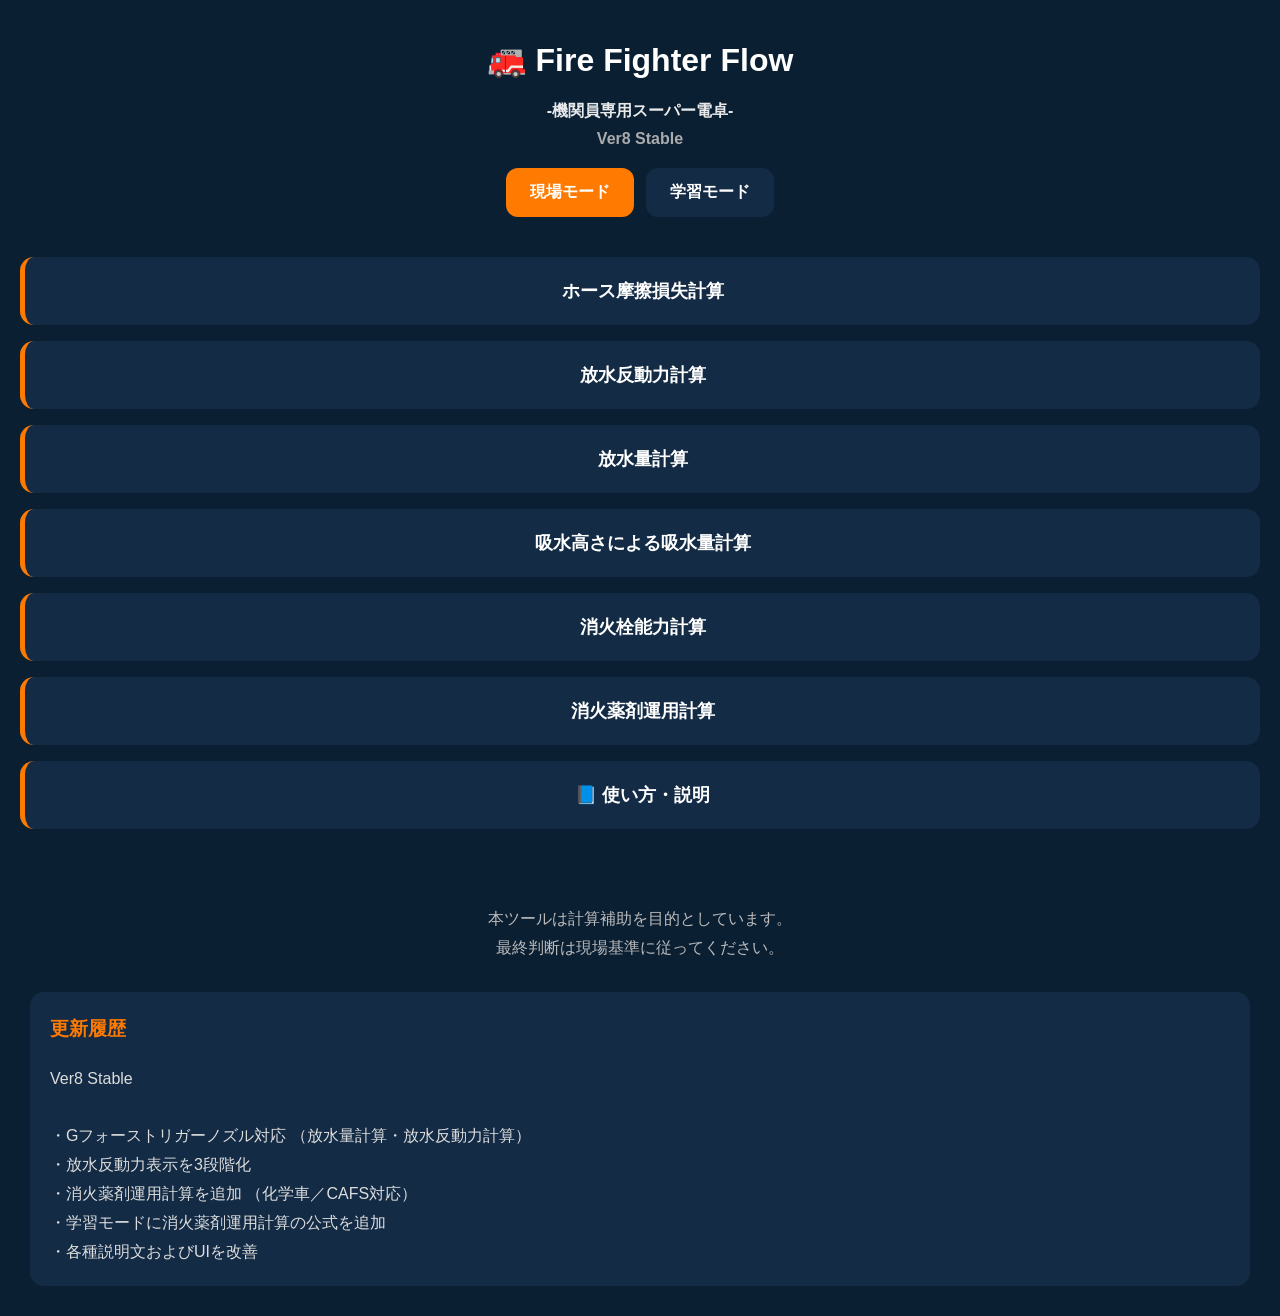
<file: index.html>
<!DOCTYPE html>
<html lang="ja">

<link rel="manifest"
href="manifest.json">

<head>

<meta charset="UTF-8">

<meta name="viewport"
content="width=device-width, initial-scale=1.0">

<title>
Fire Fighter Flow
-機関員専用スーパー電卓-
</title>

<link rel="stylesheet"
href="./style.css?v=3">

<link rel="manifest"
href="./manifest.json">

<link rel="apple-touch-icon"
href="./icon.png">

</head>

<body>

<header>

<div class="titleArea">

<h1>
🚒 Fire Fighter Flow
</h1>

<div class="subTitle">

-機関員専用スーパー電卓-

<div class="version">
Ver8 Stable
</div>

</div>

<div class="modeSwitch">

<button id="genbaBtn"
class="active">

現場モード

</button>

<button id="studyBtn"
class="normal">

学習モード

</button>

</div>

</header>

<main>

<!-- メニュー -->

<div id="menuPage">

<div class="menuCard"
data-page="hosePage"
data-order="lossPage">

ホース摩擦損失計算

</div>

<div class="menuCard"
data-page="reactionPage"
data-order="reactionPage">

放水反動力計算

</div>

<div class="menuCard"
data-page="flowPage"
data-order="flowPage">

放水量計算

</div>

<div class="menuCard"
data-page="suctionPage"
data-order="suctionPage">

吸水高さによる吸水量計算

</div>

<div class="menuCard"
data-page="hydrantPage"
data-order="hydrantPage">

消火栓能力計算

</div>

<div class="menuCard"
data-page="foamPage"
data-order="foamPage">

消火薬剤運用計算

</div>

<div class="menuCard"
data-page="guidePage">

📘 使い方・説明

</div>

</div>

<!-- 摩擦損失 -->

<section id="hosePage"
class="page">

<button class="backBtn">

← メニューへ戻る

</button>

<h2>

ホース摩擦損失計算

</h2>

<div class="card">

<h3>
65mmホース
</h3>

<div class="formula studyOnly">

L = 0.137 × N × Q²<br><br>

L ：摩擦損失（MPa）<br>
N ：ホース本数<br>
Q ：水流量（㎥/min）

</div>

<label>
ホース本数
</label>

<input type="number"
id="hose65Count">

<label>
水流量（㎥/min）
</label>

<input type="number"
step="0.01"
id="hose65Flow">

<div class="resultBox">

<div class="resultTitle">
摩擦損失
</div>

<div class="resultValue"
id="hose65Result">

0.000 MPa

</div>

</div>

</div>

<div class="card">

<h3>
50mmホース
</h3>

<div class="formula studyOnly">

L = 0.365 × N × Q²<br><br>

L ：摩擦損失（MPa）<br>
N ：ホース本数<br>
Q ：水流量（㎥/min）

</div>

<label>
ホース本数
</label>

<input type="number"
id="hose50Count">

<label>
水流量（㎥/min）
</label>

<input type="number"
step="0.01"
id="hose50Flow">

<div class="resultBox">

<div class="resultTitle">
摩擦損失
</div>

<div class="resultValue"
id="hose50Result">

0.000 MPa

</div>

</div>

</div>

<div class="card">

<h3>
40mmホース
</h3>

<div class="formula studyOnly">

L = 1.569 × N × Q²<br><br>

L ：摩擦損失（MPa）<br>
N ：ホース本数<br>
Q ：水流量（㎥/min）

</div>

<label>
ホース本数
</label>

<input type="number"
id="hose40Count">

<label>
水流量（㎥/min）
</label>

<input type="number"
step="0.01"
id="hose40Flow">

<div class="resultBox">

<div class="resultTitle">
摩擦損失
</div>

<div class="resultValue"
id="hose40Result">

0.000 MPa

</div>

</div>

</div>

<div class="totalBox">

<div class="totalTitle">
合計摩擦損失
</div>

<div class="totalValue"
id="totalLoss">

0.000 MPa

</div>

</div>

</section>

<!-- 放水反動力 -->

<section id="reactionPage"
class="page">

<button class="backBtn">

← メニューへ戻る

</button>

<h2>

放水反動力計算

</h2>

<div class="card">

<label>

ノズル種類

</label>

<select id="reactionType">

<option value="quadra">
クアドラフォグノズル
</option>

<option value="gforce">
Gフォーストリガーノズル
</option>

<option value="pipe">
管鎗
</option>

</select>

<div class="formula studyOnly">

N = 150 × D² × P<br><br>

N ：放水反動力（N）<br>
D ：ノズル口径（cm）<br>
P ：ノズル圧力（MPa）

</div>

<div id="reactionQuadra">

<label>

ノズルレンジ

</label>

<select id="reactionQuadraSelect">

<option value="0.8">
110レンジ（0.8cm）
</option>

<option value="1.15">
230レンジ（1.15cm）
</option>

<option value="1.44">
360レンジ（1.44cm）
</option>

<option value="1.65">
470レンジ（1.65cm）
</option>

</select>

</div>

<div id="reactionGforce"
class="hidden">

<label>

ノズルレンジ

</label>

<select id="reactionGforceSelect">

<option value="0.86">
110レンジ（0.86cm）
</option>

<option value="1.25">
230レンジ（1.25cm）
</option>

<option value="1.56">
360レンジ（1.56cm）
</option>

<option value="1.79">
470レンジ（1.79cm）
</option>

<option value="1.97">
570レンジ（1.97cm）
</option>

</select>

</div>

<div id="reactionPipe"
class="hidden">

<label>

ノズル口径(cm)

</label>

<input type="number"
step="0.01"
id="reactionPipeDiameter">

</div>

<label>

ノズル圧力(MPa)

</label>

<input type="number"
step="0.01"
id="reactionPressure">

<div class="resultBox">

<div class="resultTitle">
放水反動力
</div>

<div class="resultValue"
id="reactionResult">

0 N

</div>

</div>

<div class="noticeBox"
id="reactionNotice">

1人保持可能

</div>

</div>

</section>

<!-- 放水量 -->

<section id="flowPage"
class="page">

<button class="backBtn">

← メニューへ戻る

</button>

<h2>

放水量計算

</h2>

<div class="card">

<label>

ノズル種類

</label>

<select id="flowType">

<option value="quadra">
クアドラフォグノズル
</option>

<option value="gforce">
Gフォーストリガーノズル
</option>

<option value="pipe">
管鎗
</option>

</select>

<div class="formula studyOnly">

Q = 0.2085 × D² × √P<br><br>

Q ：放水量（㎥/min）<br>
D ：ノズル口径（cm）<br>
P ：ノズル圧力（MPa）

</div>

<div id="flowQuadra">

<label>

ノズルレンジ

</label>

<select id="flowQuadraSelect">

<option value="0.8">
110レンジ（0.8cm）
</option>

<option value="1.15">
230レンジ（1.15cm）
</option>

<option value="1.44">
360レンジ（1.44cm）
</option>

<option value="1.65">
470レンジ（1.65cm）
</option>

</select>

</div>

<div id="flowGforce"
class="hidden">

<label>

ノズルレンジ

</label>

<select id="flowGforceSelect">

<option value="0.86">
110レンジ（0.86cm）
</option>

<option value="1.25">
230レンジ（1.25cm）
</option>

<option value="1.56">
360レンジ（1.56cm）
</option>

<option value="1.79">
470レンジ（1.79cm）
</option>

<option value="1.97">
570レンジ（1.97cm）
</option>

</select>

</div>

<div id="flowPipe"
class="hidden">

<label>

ノズル口径(cm)

</label>

<input type="number"
step="0.01"
id="flowPipeDiameter">

</div>

<label>

ノズル圧力(MPa)

</label>

<input type="number"
step="0.01"
id="flowPressure">

<div class="resultBox">

<div class="resultTitle">
放水量
</div>

<div class="resultValue"
id="flowResult">

0.000 ㎥/min

</div>

</div>

</div>

</section>

<!-- 吸水高さ -->

<section id="suctionPage"
class="page">

<button class="backBtn">

← メニューへ戻る

</button>

<h2>

吸水高さによる吸水量計算

</h2>

<div class="card">

<div class="formula studyOnly">

h = 102 × P<br><br>

h ：吸水高さ（m）<br>
P ：連成計示度（MPa）<br><br>

吸水量は、<br>
「大阪市消防局発行 消防ポンプと水力」<br>
P42の吸水性能曲線に基づき表示しています。

</div>

<label>

吸管種類

</label>

<select id="pipeType">

<option value="single">
吸管1本
</option>

<option value="series">
吸管2本直列
</option>

<option value="parallel">
吸管2本並列
</option>

</select>

<label>

計算方法

</label>

<div class="suctionTabs">

<button
id="vacuumTab"
class="activeTab"
type="button">

連成計から計算

</button>

<button
id="heightTab"
type="button">

吸水高さから計算

</button>

</div>

<div id="vacuumArea">

<label>

連成計示度(MPa)

</label>

<input type="number"
step="0.001"
id="vacuumInput">

</div>

<div id="heightArea"
style="display:none;">

<label>

吸水高さ(m)

</label>

<input type="number"
step="0.1"
id="heightInput">

</div>

<div class="resultBox">

<div class="resultTitle">
吸水高さ
</div>

<div class="resultValue"
id="heightResult">

0.0 m

</div>

</div>

<div class="resultBox">

<div class="resultTitle">
最大吸水量
</div>

<div class="resultValue"
id="suctionFlowResult">

0 L/min

</div>

</div>

</div>

</section>

<!-- 消火栓能力 -->

<section id="hydrantPage"
class="page">

<button class="backBtn">

← メニューへ戻る

</button>

<h2>

消火栓能力計算

</h2>

<div class="card">

<div class="formula studyOnly">

消火栓最大給水量（L/min）<br><br>

Q = C × { P / (P − P₁) }^0.54<br><br>

Q ：消火栓最大給水量（L/min）<br>
C ：任意の放水量（L/min）<br>
P ：静水圧（MPa）<br>
P₁ ：動静水圧（MPa）

</div>

<label>

静水圧 P（MPa）

</label>

<input type="number"
step="0.01"
id="staticPressure">

<label>

動静水圧 P₁（MPa）

</label>

<input type="number"
step="0.01"
id="dynamicPressure">

<label>

任意の放水量 C（L/min）

</label>

<input type="number"
step="10"
id="baseFlow">

<div class="resultBox">

<div class="resultTitle">
消火栓最大給水量
</div>

<div class="resultValue"
id="hydrantResult">

0 L/min

</div>

</div>

<div class="noticeBox"
id="hydrantNotice">

入力待機中

</div>

</div>

</section>

<!-- 消火薬剤運用計算 -->

<section id="foamPage"
class="page">

<button class="backBtn">

← メニューへ戻る

</button>

<h2>

消火薬剤運用計算

</h2>

<div class="card">

<label>

運用モード

</label>

<div class="suctionTabs">

<button
id="chemicalTab"
class="activeTab"
type="button">

化学車

</button>

<button
id="cafsTab"
type="button">

CAFS

</button>

</div>
<div class="formula studyOnly">

消火薬剤使用量<br><br>

A = Q × R<br><br>

A ：消火薬剤使用量（L/min）<br>
Q ：水（混合液）流量（L/min）<br>
R ：混合比率<br><br>

放射可能時間<br><br>

T = S / A<br><br>

T ：放射可能時間（min）<br>
S ：残消火薬剤量（L）<br>
A ：薬剤使用量（L/min）

</div>

<label>

残消火薬剤量(L)

</label>

<input
type="number"
id="foamRemain">

<label>

水（混合液）流量(L/min)

</label>

<input
type="number"
id="foamFlow">

<label>

混合比率

</label>

<select id="foamRatio">

<option value="0.03">
3%
</option>

<option value="0.06">
6%
</option>

</select>

<div class="resultBox">

<div class="resultTitle">

消火薬剤使用量

</div>

<div class="resultValue"
id="foamUse">

0.0 L/min

</div>

</div>

<div class="resultBox">

<div class="resultTitle">

放射可能時間

</div>

<div class="resultValue"
id="foamTime">

0分00秒

</div>

</div>

</div>

</section>

<!-- 説明ページ -->

<section id="guidePage"
class="page">

<button class="backBtn">

← メニューへ戻る

</button>

<h2>

使い方・説明

</h2>

<div class="card">

<h3>
📘 はじめに
</h3>

<p>

このアプリは、機関員が現場で行う計算を補助する目的で作成したものです。<br><br>

そのため、あくまで補助ツールとして使用し、最終判断は現場の状況に合わせて臨機応変に行ってください。<br><br>

また、和歌山市消防局の公式見解としてこのアプリを運営しているのではなく、消防局内の有志が個人で作成したものであるということにご留意ください。<br><br>

ホーム画面に追加していただければオフライン環境下でも使用可能です。<br><br>

各計算式は以下に記載する書籍から引用しております。<br><br>

改善点等あれば作成者まで気軽に！連絡お願いします。

</p>

</div>

<div class="card">

<h3>
📚 現場モード・学習モードについて
</h3>

<p>

各計算の公式が、学習モード時のみ表示される仕様としています。<br><br>

若手職員への研修や指導を行う際に、学習モードを使用していただければと思います。

</p>

</div>

<div class="card">

<h3>
📚 参考文献
</h3>

<p>

消防教科書（消防ポンプ）<br>
平成6年3月<br>
全国消防協会発行<br><br>

消防ポンプと水力　消防実務指導書<br>
平成11年9月<br>
大阪市消防局発行<br><br>

機関員のための水力学と高度機関運用<br>
令和6年5月<br>
機関運用技術研究所発行

</p>

</div>

<div class="card">

<h3>
🚒 ホース摩擦損失計算
</h3>

<p>

水流量の入力単位は㎥なので入力時注意願います。（例：500L/min→0.5㎥/min）<br><br>
ページの一番下に、合計の摩擦損失が表示されます。<br><br>
表示された摩擦損失と、ノズル圧力及び背圧を加算しポンプ圧力を決定してください。<br><br>
先ポンプへ中継する場合は、表示された摩擦損失と、余裕圧力を加算しポンプ圧力を決定してください。


</p>

</div>

<div class="card">

<h3>
🚒 放水反動力計算
</h3>

<p>

ノズル種類をクアドラフォグノズル及びGフォーストリガーノズルにした場合、ノズルレンジをプリセットから選択可能となります。<br><br>
管鎗にした場合は、口径を手入力してください。<br><br>
このとき、口径の入力単位はcmなので注意願います。（例：21mm→2.1cm）<br><br>
そして、ノズル圧力を入力することで放水反動力が表示されます。<br><br>
放水反動力に応じて、保持人数の目安を表示しています。<br><br>
・200N以下：1人保持可能<br>
・200N超～300N未満：2人保持推奨<br>
・300N以上：2人以上で保持してください<br><br>
なお、実際の保持人数は現場状況や隊員の技量等を考慮し判断してください。<br><br>
クアドラフォグノズルの口径は取扱説明書から引用していますが、Gフォーストリガーノズルの口径は取扱説明書に記載が無かったため、公称流量及び規定圧力0.5㎫から逆算した値を使用しています。

</p>

</div>

<div class="card">

<h3>
🚒 放水量計算
</h3>

<p>

ノズル種類をクアドラフォグノズル及びGフォーストリガーノズルにした場合、ノズルレンジをプリセットから選択可能となります。<br><br>
管鎗にした場合は、口径を手入力してください。<br><br>
このとき、口径の入力単位はcmなので注意願います。（例：21mm→2.1cm）<br><br>
そして、ノズル圧力を入力することで放水量が表示されます。<br><br>
クアドラフォグノズルの口径は取扱説明書から引用していますが、Gフォーストリガーノズルの口径は取扱説明書に記載が無かったため、公称流量及び規定圧力0.5㎫から逆算した値を使用しています。

</p>

</div>

<div class="card">

<h3>
🚒 吸水高さによる吸水量計算
</h3>

<p>

まず、吸管種類をプリセットから選択してください、<br><br>
そして、計算方法を、「連成計から計算」か、「吸水高さから計算」から選択してください。<br><br>
「連成計から計算」を選択した場合、揚水完了時（放水未実施）の連成計示度を入力してもらうことで吸水高さ（落差）が表示されるようになっています。<br><br>
連成計示度は、－（マイナス）を抜いたものを入力してください（例：－0.05㎫→0.05㎫）。<br><br>
「吸水高さから計算」を選択した場合、ポンプの位置から水面までの吸水高さを入力してください。<br><br>
両計算方法とも、吸水高さにより、最大吸水量が表示される仕様としています。<br><br>
本アプリには、①吸管1本②吸管2本直列③吸管2本並列の場合の吸水性能曲線を0mから7mまで1mごとに入力しています。<br><br>
入力できていない部分（例：0.1ｍ～0.9m）は、0mの時の吸水量と1mの時の吸水量の間で、前後のデータから自動補間するように設定しています。<br><br>
上記の設定により、吸水高さによる最大吸水量を表示しています。<br><br>
また、吸水量は7mまでしか入力していないため、吸水高さが7.1mをこえた時最大吸水量が表示されない設定としています。

</p>

</div>

<div class="card">

<h3>
🚒 消火栓能力計算
</h3>

<p>

まず、水利部署（放水未実施）時の静水圧を入力してください。<br><br>
その後任意の放水量を放水している際の連成計の圧力（動静水圧と言います）及び、上記任意の放水量（L/min）を入力していただくことで消火栓からの最大給水量が表示されます。<br><br>
この時、少量の放水であれば連成計の低下はあまりわからない場合があるかと思います。<br><br>
その場合、放水している放水口とは別の放水口を開き、放水量を増やすなどしていただければと思います。<br><br>
また、静水圧を動静水圧が上回ることは理論上考えられないので静水圧≦動静水圧になると計算できない仕様にしています。

</p>

</div>

<div class="card">

<h3>
🚒 消火薬剤運用計算
</h3>

<p>

化学車およびCAFSにおける消火薬剤の運用支援を目的とした機能です。<br><br>

残薬剤量、水（混合液）流量および混合比率を入力することで、毎分あたりの薬剤使用量と放射可能時間を表示します。<br><br>

化学車では3％・6％、CAFSでは0.3％～1.0％の混合比率を選択できます。<br><br>

放射可能時間は分・秒表示としており、現場での運用判断の参考として活用してください。<br><br>

なお、本計算は理論値であり、実際の薬剤消費量は装置特性や混合誤差等により変動する場合があります。

</p>

</div>

</section>

</main>

<footer>

<div class="footerText">

本ツールは計算補助を目的としています。<br>
最終判断は現場基準に従ってください。

</div>

<div class="historyBox">

<h3>
更新履歴
</h3>

<div class="historyText">

Ver8 Stable<br><br>

・Gフォーストリガーノズル対応
（放水量計算・放水反動力計算）<br>

・放水反動力表示を3段階化<br>

・消火薬剤運用計算を追加
（化学車／CAFS対応）<br>

・学習モードに消火薬剤運用計算の公式を追加<br>

・各種説明文およびUIを改善<br>

</div>

</div>

</footer>

<script src="./script.js?v=8"></script>

</body>

</html>
</file>
<file: style.css>
body{
margin:0;
font-family:sans-serif;
background:#0B1F33;
color:white;
}

header{
padding:20px;
}

.titleArea{
text-align:center;
}

.version{
margin-top:8px;
color:#BBBBBB;
}

.modeSwitch{
display:flex;
justify-content:center;
gap:12px;
margin-top:20px;
}

.modeSwitch button{
border:none;
padding:14px 24px;
border-radius:12px;
font-size:16px;
font-weight:bold;
cursor:pointer;
}

.active{
background:#FF7A00;
color:white;
}

.normal{
background:#132B45;
color:white;
}

main{
padding:20px;
padding-bottom:40px;
}

.menuCard{
background:#132B45;
border-left:5px solid #FF7A00;
padding:22px;
border-radius:14px;
margin-bottom:16px;
font-size:18px;
font-weight:bold;
cursor:pointer;
text-align:center;
color:white;
transition:0.2s;
}

.menuCard:hover{
transform:scale(1.01);
}

.page{
display:none;
}

.card{
background:#10253D;
padding:22px;
border-radius:14px;
margin-top:25px;
color:white;
line-height:1.8;
}

.backBtn{
width:100%;
border:none;
padding:16px;
border-radius:14px;
background:#132B45;
color:white;
font-size:18px;
font-weight:bold;
cursor:pointer;
margin-bottom:25px;
}

.formula{
background:#132B45;
padding:18px;
border-radius:12px;
margin-top:20px;
line-height:1.8;
text-align:center;
}

input,
select{
width:100%;
padding:15px;
border:none;
border-radius:12px;
background:#132B45;
color:white;
font-size:18px;
box-sizing:border-box;
margin-top:10px;
}

.resultBox{
background:#132B45;
padding:20px;
border-radius:14px;
margin-top:25px;
text-align:center;
}

.resultTitle{
color:#BBBBBB;
margin-bottom:10px;
}

.resultValue{
font-size:32px;
font-weight:bold;
color:#FF7A00;
}

.totalBox{
background:#FF7A00;
padding:24px;
border-radius:14px;
margin-top:35px;
text-align:center;
color:#0B1F33;
}

.totalTitle{
font-size:18px;
margin-bottom:10px;
}

.totalValue{
font-size:36px;
font-weight:bold;
}

.noticeBox{
background:#FF7A00;
color:#0B1F33;
padding:20px;
border-radius:14px;
margin-top:25px;
text-align:center;
font-size:24px;
font-weight:bold;
}

.hidden{
display:none;
}

footer{
padding:20px 30px 30px 30px;
text-align:center;
color:#BBBBBB;
line-height:1.8;
}

.footerText{
margin-bottom:20px;
}

.historyBox{
margin-top:30px;
background:#132B45;
padding:20px;
border-radius:14px;
text-align:left;
}

.historyBox h3{
margin-top:0;
color:#FF7A00;
}

.historyText{
line-height:1.8;
color:#DDDDDD;
}

h2{
margin-top:0;
margin-bottom:20px;
}

h3{
color:#FF7A00;
}

.subTitle{

font-size:16px;

font-weight:bold;

margin-top:6px;

opacity:0.9;

}

.suctionTabs{

display:flex;
gap:8px;
margin-bottom:15px;

}

.suctionTabs button{

flex:1;
padding:14px;

border:none;
border-radius:12px;

background:#132B45;
color:white;

font-size:15px;
font-weight:bold;

cursor:pointer;

}

.suctionTabs button.activeTab{

background:#ff7A00;
color:white;

}
</file>
